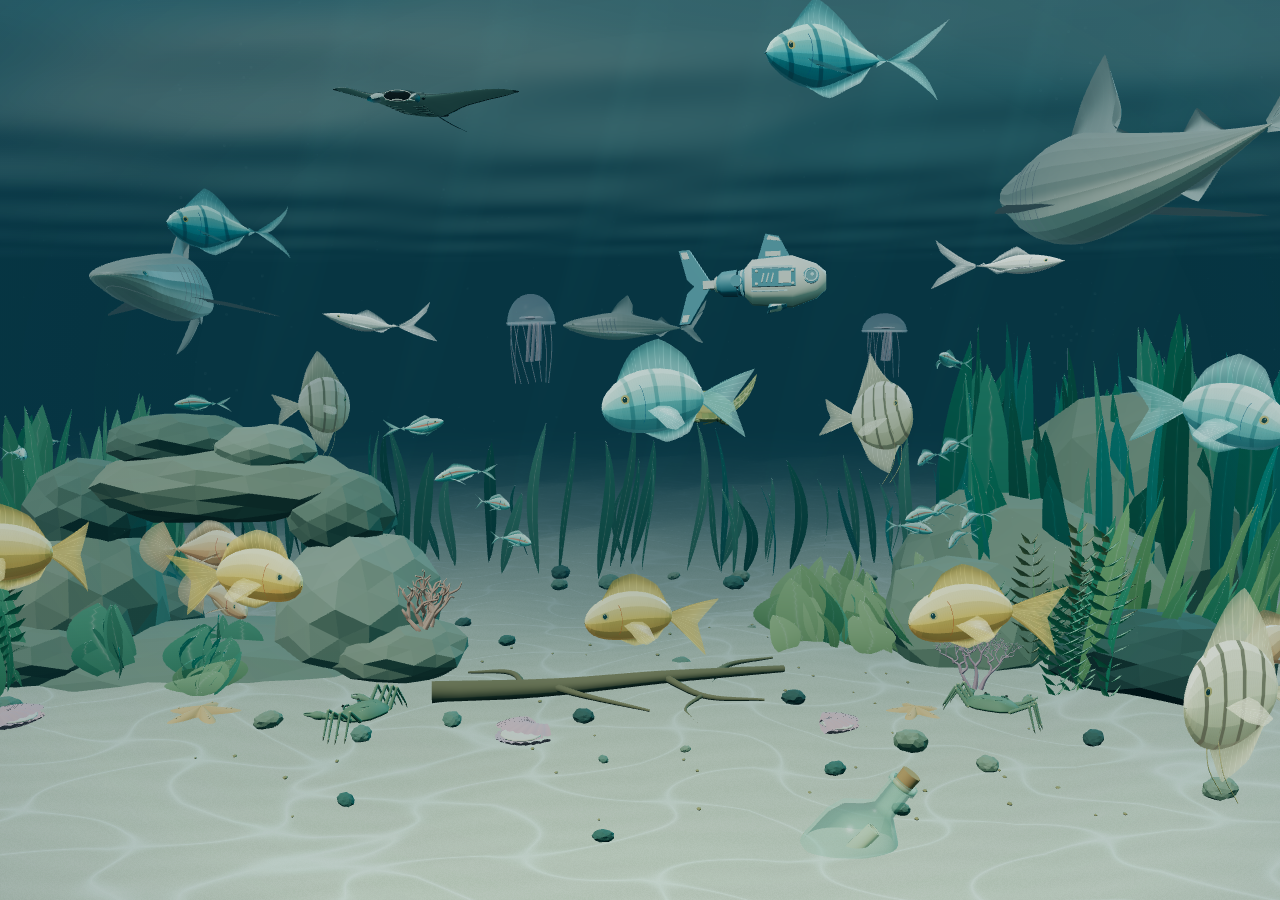
<file: index.html>
<!DOCTYPE html>
<html lang="zh-CN">
<head>
<meta charset="UTF-8"><meta name="viewport" content="width=device-width,initial-scale=1">
<meta name="theme-color" content="#061b24"><title>未来水族馆</title>
<link rel="stylesheet" href="style.css">
</head>
<body>
<main id="aquarium" aria-label="三维水族馆"></main>
<div class="vignette"></div>
<footer class="controls" aria-label="水族馆控制区域">
<nav class="toolbar" aria-label="水族馆控制">
<button id="pause" aria-label="暂停动画" aria-pressed="false"><svg viewBox="0 0 24 24"><path d="M8 5v14M16 5v14"/></svg></button>
<button id="theme" aria-label="切换光照氛围"><svg viewBox="0 0 24 24"><circle cx="12" cy="12" r="4"/><path d="M12 2v2M12 20v2M2 12h2M20 12h2M5 5l1.5 1.5M17.5 17.5 19 19M5 19l1.5-1.5M17.5 6.5 19 5"/></svg></button>
<button id="quality" aria-label="切换省电画质" aria-pressed="false"><svg viewBox="0 0 24 24"><path d="M19 4C8 3 3 9 6 16c7 3 13-2 13-12ZM4 21l10-11"/></svg></button>
<button id="field-guide" aria-label="打开生物图鉴" aria-haspopup="dialog" aria-expanded="false"><svg viewBox="0 0 24 24"><path d="M12 5c-3-2-6-2-9-1v15c3-1 6-1 9 1 3-2 6-2 9-1V4c-3-1-6-1-9 1ZM12 5v15M6 8h3M15 8h3"/></svg></button>
<button id="developer-tools" aria-label="打开开发者工具" aria-haspopup="dialog" aria-expanded="false"><svg viewBox="0 0 24 24"><path d="m8 7-5 5 5 5M16 7l5 5-5 5M14 4l-4 16"/></svg></button>
<button id="fullscreen" aria-label="全屏沉浸"><svg viewBox="0 0 24 24"><path d="M8 3H3v5M16 3h5v5M3 16v5h5M21 16v5h-5"/></svg></button>
</nav></footer>
<div id="toast" role="status" aria-live="polite"></div>
<div id="fps-display" aria-label="当前帧率" hidden>-- FPS</div>
<dialog id="developer-panel" aria-labelledby="developer-title">
<header class="developer-header"><h2 id="developer-title">开发者工具</h2><button id="close-developer" aria-label="关闭开发者工具">×</button></header>
<label class="developer-setting" for="show-fps"><span>显示帧率<small>在左上角显示 FPS，自动记住设置</small></span><input id="show-fps" type="checkbox" role="switch"></label>
</dialog>
<dialog id="catalog" aria-labelledby="catalog-title">
<section class="catalog-shell">
<header class="catalog-header"><div><span class="catalog-eyebrow">STILLWATER FIELD GUIDE</span><h1 id="catalog-title">水下居民图鉴</h1></div><button id="close-catalog" aria-label="关闭图鉴"><svg viewBox="0 0 24 24"><path d="m6 6 12 12M6 18 18 6"/></svg></button></header>
<div class="catalog-content"><section class="catalog-detail" aria-live="polite"><div class="catalog-preview" id="catalog-preview" aria-label="可拖动旋转的生物模型"><span class="preview-hint">拖动，看看它的另一面</span></div><div class="catalog-copy"><p class="catalog-family" id="species-family"></p><h2 id="species-name"></h2><p class="species-subtitle" id="species-subtitle"></p><p id="species-description"></p><div class="species-features" id="species-features"></div><dl class="species-attributes" id="species-attributes" aria-label="生物属性，五级相对等级"></dl><p class="species-habitat" id="species-habitat"></p><p class="species-diet" id="species-diet"></p><p class="species-behavior" id="species-behavior"></p></div></section><nav class="species-list" id="species-list" aria-label="选择图鉴生物"></nav></div>
<footer class="catalog-footer">未来水族馆水下居民 · 共十五种<span id="species-count"></span></footer>
</section></dialog>
<div id="loading" role="status" aria-label="正在加载水族馆"><span class="loader-orbit"></span></div>
<script src="vendor/three.min.js"></script><script src="fish-species.js"></script><script src="fish-motion.js"></script><script src="crab-rig.js"></script><script src="turtle.js"></script><script src="manta.js"></script><script src="robot-fish.js"></script><script src="reef-life.js"></script><script src="aquarium.js"></script>
</body></html>
</file>
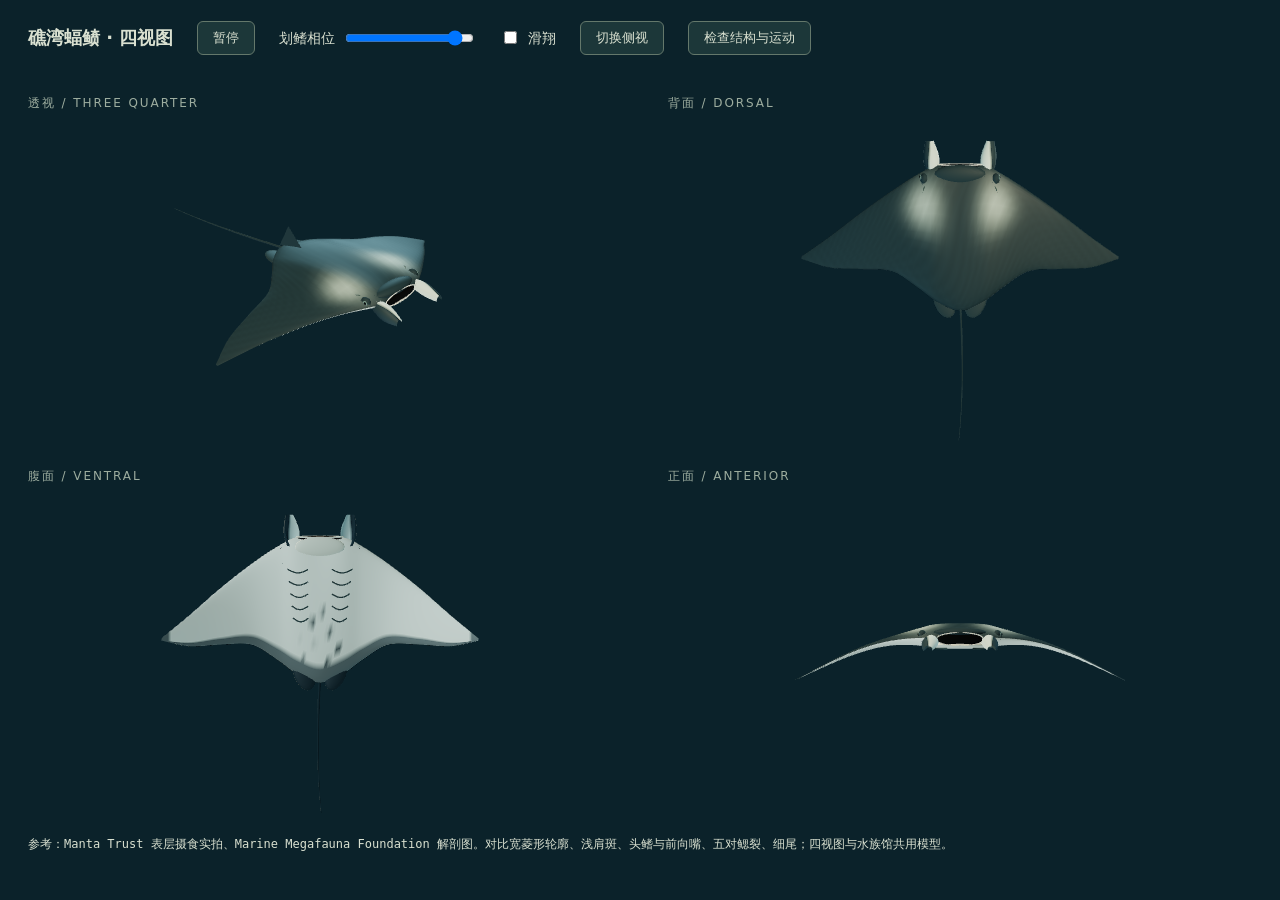
<file: tests/manta.html>
<!doctype html>
<html lang="zh-CN">
<meta charset="utf-8"><meta name="viewport" content="width=device-width,initial-scale=1">
<title>未来水族馆 · 海龟模型检查</title>
<style>*{box-sizing:border-box}body{margin:0;background:#0b222a;color:#d9e0d0;font:14px/1.6 system-ui}header{height:76px;padding:16px 28px;display:flex;align-items:center;gap:24px}h1{font-size:18px;margin:0}button{border:1px solid #64786b;background:#1c3739;color:inherit;padding:7px 15px;border-radius:6px;cursor:pointer}label{display:flex;align-items:center;gap:8px}#views{height:calc(100vh - 155px);position:relative;min-height:550px}canvas{display:block;width:100%;height:100%}.view-label{position:absolute;top:0;left:0;pointer-events:none;color:#9dad9f;letter-spacing:.16em;font-size:12px;padding:18px 28px}.view-label:nth-of-type(2){left:50%}.view-label:nth-of-type(3){top:50%}.view-label:nth-of-type(4){left:50%;top:50%}#result{margin:14px 28px;white-space:pre-wrap;font-size:12px}</style>
<header><h1>礁湾蝠鲼 · 四视图</h1><button id="pause">暂停</button><label>划鳍相位 <input id="phase" type="range" min="0" max="3.8" step=".01" value="0"></label><label><input type="checkbox" id="glide">滑翔</label><button id="side">切换侧视</button><button id="check">检查结构与运动</button></header>
<div id="views"><span class="view-label">透视 / THREE QUARTER</span><span class="view-label">背面 / DORSAL</span><span class="view-label">腹面 / VENTRAL</span><span class="view-label">正面 / ANTERIOR</span></div><pre id="result">加载中…</pre>
<script src="../vendor/three.min.js"></script><script src="../manta.js"></script><script src="manta-tests.js"></script>
<script>
const T=THREE,host=document.querySelector('#views'),renderer=new T.WebGLRenderer({antialias:true,preserveDrawingBuffer:true});renderer.setPixelRatio(Math.min(devicePixelRatio,1.5));renderer.outputColorSpace=T.SRGBColorSpace;renderer.toneMapping=T.ACESFilmicToneMapping;renderer.toneMappingExposure=1.05;renderer.setScissorTest(true);host.prepend(renderer.domElement);
const scene=new T.Scene();scene.background=new T.Color('#0b222a');scene.add(new T.HemisphereLight(0xe3eddf,0x35494a,2));const sun=new T.DirectionalLight(0xffe9c2,2.5);sun.position.set(2,5,3);scene.add(sun);const fill=new T.DirectionalLight(0xd9eeef,2.2);fill.position.set(1,-4,3);scene.add(fill);const rim=new T.DirectionalLight(0x8cbdcb,1.5);rim.position.set(-3,1,-4);scene.add(rim);
const model=AQUARIUM_MANTA.createModel();scene.add(model);let time=0,paused=false;const cameras=[[2.6,2.7,3.8],[0,4,0],[0,-4,0],[4,.12,0]].map((p,i)=>{const c=new T.OrthographicCamera(-1.4,1.4,1.1,-1.1,.01,20);c.position.fromArray(p);if(i===1||i===2)c.up.set(1,0,0);c.lookAt(-.45,0,0);return c;});
function render(){const w=host.clientWidth,h=host.clientHeight;renderer.setSize(w,h,false);for(let i=0;i<4;i++){const x=(i%2)*w/2,y=i<2?h/2:0,c=cameras[i];const hh=i===1||i===2?2.35:2.25;c.left=-hh*w/h;c.right=hh*w/h;c.top=hh;c.bottom=-hh;c.updateProjectionMatrix();renderer.setViewport(x,y,w/2,h/2);renderer.setScissor(x,y,w/2,h/2);renderer.render(scene,c);}}
let sideView=false;document.querySelector('#side').onclick=()=>{sideView=!sideView;cameras[3].position.set(sideView?0:4,.12,sideView?4:0);cameras[3].lookAt(-.45,0,0);host.querySelectorAll('.view-label')[3].textContent=sideView?'侧面 / LATERAL':'正面 / ANTERIOR';render();};
const phase=document.querySelector('#phase');document.querySelector('#pause').onclick=()=>{paused=!paused;document.querySelector('#pause').textContent=paused?'继续':'暂停';};phase.oninput=()=>{paused=true;document.querySelector('#pause').textContent='继续';time=+phase.value;};
let last=performance.now();function frame(now){if(!paused)time+=(now-last)/1000;last=now;AQUARIUM_MANTA.animate(model,time,document.querySelector('#glide').checked?1:0);phase.value=time%3.8;render();requestAnimationFrame(frame);}requestAnimationFrame(frame);
window.mantaReview={model,renderer,scene,cameras,setTime(t,glide=0){paused=true;time=t;AQUARIUM_MANTA.animate(model,t,glide);render();},render};
document.querySelector('#check').onclick=()=>{const r=runMantaTests();document.querySelector('#result').textContent=r.rows.map(r=>(r.pass?'通过':'失败')+' · '+r.name+(r.detail?'：'+r.detail:'')).join('\n');window.mantaTestResult=r;};document.querySelector('#result').textContent='参考：Manta Trust 表层摄食实拍、Marine Megafauna Foundation 解剖图。对比宽菱形轮廓、浅肩斑、头鳍与前向嘴、五对鳃裂、细尾；四视图与水族馆共用模型。';
</script>
</html>
</file>
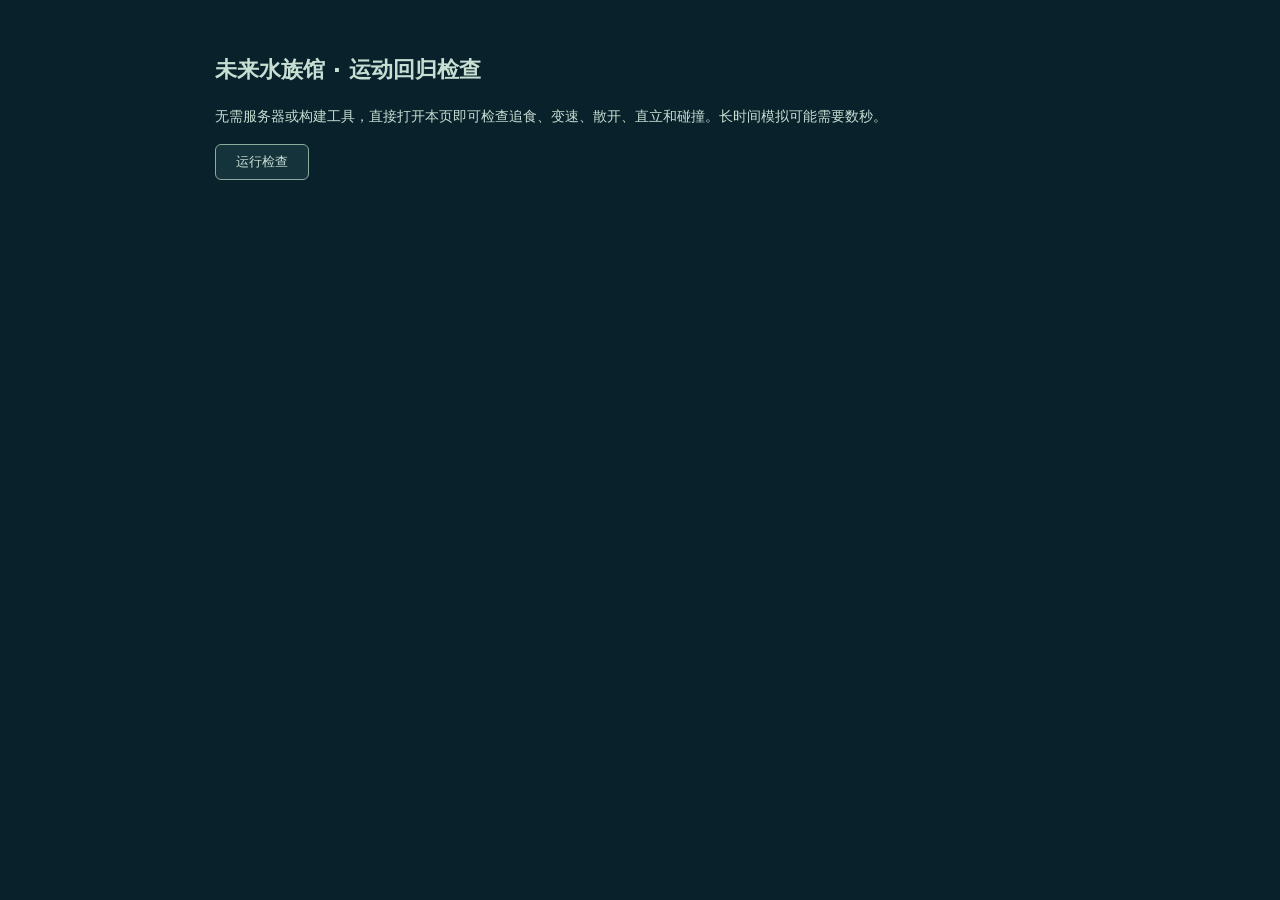
<file: tests/motion.html>
<!DOCTYPE html><html lang="zh-CN"><meta charset="UTF-8"><meta name="viewport" content="width=device-width,initial-scale=1"><title>未来水族馆 · 运动回归检查</title><style>body{max-width:850px;margin:50px auto;padding:0 24px;background:#09212b;color:#c7ded3;font:14px/1.8 system-ui}h1{font-size:22px}button{padding:8px 20px;border:1px solid #8eaa9c;border-radius:6px;background:#15333b;color:inherit;cursor:pointer}li{padding:10px 0;border-bottom:1px solid #b5ccb41c}.fail{color:#f1a88d}pre{font-size:11px;white-space:pre-wrap;color:#89aba5}</style><h1>未来水族馆 · 运动回归检查</h1><p>无需服务器或构建工具，直接打开本页即可检查追食、变速、散开、直立和碰撞。长时间模拟可能需要数秒。</p><button id="run">运行检查</button><p id="summary" role="status"></p><ol id="results"></ol><script src="../vendor/three.min.js"></script><script src="../fish-species.js"></script><script src="../fish-motion.js"></script><script src="../crab-rig.js"></script><script src="../turtle.js"></script><script src="../manta.js"></script><script src="../robot-fish.js"></script><script src="../reef-life.js"></script><script src="motion-tests.js"></script><script>document.querySelector('#run').onclick=async()=>{const button=document.querySelector('#run'),list=document.querySelector('#results'),summary=document.querySelector('#summary');button.disabled=true;list.replaceChildren();summary.textContent='检查中…';const result=await runMotionTests(row=>{const li=document.createElement('li');li.className=row.pass?'':'fail';li.textContent=(row.pass?'通过 · ':'失败 · ')+row.name;if(row.detail){const pre=document.createElement('pre');pre.textContent=typeof row.detail==='string'?row.detail:JSON.stringify(row.detail,null,2);li.append(pre);}list.append(li);});summary.textContent=`${result.passed} 项通过，${result.failed} 项失败`;window.motionTestResult=result;button.disabled=false;};</script></html>
</file>
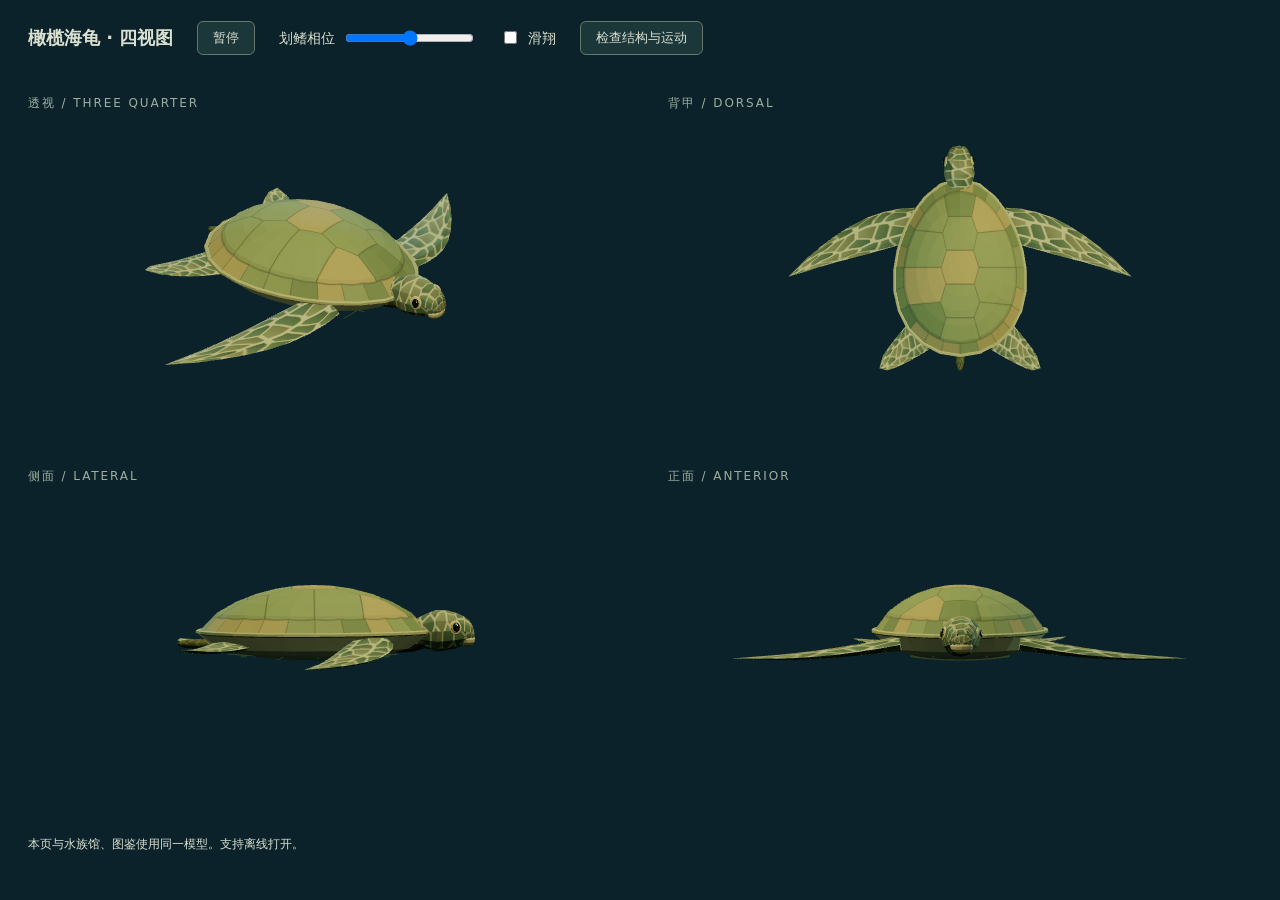
<file: tests/turtle.html>
<!doctype html>
<html lang="zh-CN">
<meta charset="utf-8"><meta name="viewport" content="width=device-width,initial-scale=1">
<title>未来水族馆 · 海龟模型检查</title>
<style>*{box-sizing:border-box}body{margin:0;background:#0b222a;color:#d9e0d0;font:14px/1.6 system-ui}header{height:76px;padding:16px 28px;display:flex;align-items:center;gap:24px}h1{font-size:18px;margin:0}button{border:1px solid #64786b;background:#1c3739;color:inherit;padding:7px 15px;border-radius:6px;cursor:pointer}label{display:flex;align-items:center;gap:8px}#views{height:calc(100vh - 155px);position:relative;min-height:550px}canvas{display:block;width:100%;height:100%}.view-label{position:absolute;top:0;left:0;pointer-events:none;color:#9dad9f;letter-spacing:.16em;font-size:12px;padding:18px 28px}.view-label:nth-of-type(2){left:50%}.view-label:nth-of-type(3){top:50%}.view-label:nth-of-type(4){left:50%;top:50%}#result{margin:14px 28px;white-space:pre-wrap;font-size:12px}</style>
<header><h1>橄榄海龟 · 四视图</h1><button id="pause">暂停</button><label>划鳍相位 <input id="phase" type="range" min="0" max="4.6" step=".01" value="0"></label><label><input type="checkbox" id="glide">滑翔</label><button id="check">检查结构与运动</button></header>
<div id="views"><span class="view-label">透视 / THREE QUARTER</span><span class="view-label">背甲 / DORSAL</span><span class="view-label">侧面 / LATERAL</span><span class="view-label">正面 / ANTERIOR</span></div><pre id="result">加载中…</pre>
<script src="../vendor/three.min.js"></script><script src="../turtle.js"></script><script src="turtle-tests.js"></script>
<script>
const T=THREE,host=document.querySelector('#views'),renderer=new T.WebGLRenderer({antialias:true,preserveDrawingBuffer:true});renderer.setPixelRatio(Math.min(devicePixelRatio,1.5));renderer.outputColorSpace=T.SRGBColorSpace;renderer.toneMapping=T.ACESFilmicToneMapping;renderer.toneMappingExposure=1.05;renderer.setScissorTest(true);host.prepend(renderer.domElement);
const scene=new T.Scene();scene.background=new T.Color('#0b222a');scene.add(new T.HemisphereLight(0xe3eddf,0x35494a,2));const sun=new T.DirectionalLight(0xffe9c2,2.5);sun.position.set(2,5,3);scene.add(sun);const rim=new T.DirectionalLight(0x8cbdcb,1.5);rim.position.set(-3,1,-4);scene.add(rim);
const model=AQUARIUM_TURTLE.createModel();scene.add(model);let time=0,paused=false;const cameras=[[1.7,1.5,2.1],[0,3,0],[0,.15,3],[3,.15,0]].map((p,i)=>{const c=new T.OrthographicCamera(-1.4,1.4,1.1,-1.1,.01,20);c.position.fromArray(p);if(i===1)c.up.set(1,0,0);c.lookAt(.03,.01,0);return c;});
function render(){const w=host.clientWidth,h=host.clientHeight;renderer.setSize(w,h,false);for(let i=0;i<4;i++){const x=(i%2)*w/2,y=i<2?h/2:0,c=cameras[i];const hh=i===1?1.24:.94;c.left=-hh*w/h;c.right=hh*w/h;c.top=hh;c.bottom=-hh;c.updateProjectionMatrix();renderer.setViewport(x,y,w/2,h/2);renderer.setScissor(x,y,w/2,h/2);renderer.render(scene,c);}}
const phase=document.querySelector('#phase');document.querySelector('#pause').onclick=()=>{paused=!paused;document.querySelector('#pause').textContent=paused?'继续':'暂停';};phase.oninput=()=>{paused=true;document.querySelector('#pause').textContent='继续';time=+phase.value;};
let last=performance.now();function frame(now){if(!paused)time+=(now-last)/1000;last=now;AQUARIUM_TURTLE.animate(model,time,document.querySelector('#glide').checked?1:0);phase.value=time%4.6;render();requestAnimationFrame(frame);}requestAnimationFrame(frame);
window.turtleReview={model,renderer,scene,cameras,setTime(t,glide=0){paused=true;time=t;AQUARIUM_TURTLE.animate(model,t,glide);render();},render};
document.querySelector('#check').onclick=()=>{const r=runTurtleTests();document.querySelector('#result').textContent=r.rows.map(r=>(r.pass?'通过':'失败')+' · '+r.name+(r.detail?'：'+r.detail:'')).join('\n');window.turtleTestResult=r;};document.querySelector('#result').textContent='本页与水族馆、图鉴使用同一模型。支持离线打开。';
</script>
</html>
</file>
<file: style.css>
:root{color-scheme:dark}*{box-sizing:border-box}body{margin:0;background:#061b24;overflow:hidden}#aquarium,canvas,.vignette{position:fixed;inset:0;width:100%;height:100%}canvas{display:block;touch-action:none}.vignette{pointer-events:none;background:radial-gradient(ellipse at 55% 44%,transparent 50%,#0735620c 80%,#06274624 100%)}.controls{pointer-events:none;position:fixed;bottom:0;left:50%;transform:translateX(-50%);width:min(400px,100%);height:104px;display:flex;align-items:flex-end;justify-content:center;padding:0 18px 24px}.toolbar{display:flex;gap:4px;padding:7px;border:1px solid #a0c0bb25;border-radius:13px;background:#06232d8c;backdrop-filter:blur(18px);box-shadow:0 8px 32px #000d1325;opacity:0;transform:translateY(9px);transition:opacity .3s,transform .3s;pointer-events:none}.controls.hovering .toolbar,.controls:hover .toolbar,.controls:has(button:focus-visible) .toolbar,.controls.revealed .toolbar{opacity:1;transform:translateY(0);pointer-events:auto}.hidden-ui .controls{visibility:hidden}.toolbar button{border:0;background:transparent;width:43px;height:43px;display:grid;place-items:center;border-radius:8px;color:#b4cfcc;cursor:pointer;-webkit-tap-highlight-color:transparent;transition:background .2s,color .2s}.toolbar button:hover,.toolbar button[aria-pressed=true]{background:#a0c5b41c;color:#edf5dd}.toolbar button:focus-visible{outline:2px solid #cee6b5;outline-offset:2px}.toolbar svg{width:19px;height:19px;fill:none;stroke:currentColor;stroke-width:1.3;stroke-linecap:round;stroke-linejoin:round}#loading{position:fixed;inset:0;display:grid;place-items:center;background:#061b24;transition:opacity .8s;z-index:10}.loader-orbit{width:42px;height:42px;border:1px solid #92b5ad22;border-top-color:#b8d2b5;border-radius:50%;animation:orbit 2s linear infinite}#loading.failed .loader-orbit{border-color:#ba887477;animation:none}@keyframes orbit{to{transform:rotate(360deg)}}@media(hover:none){.controls:hover .toolbar{opacity:0;pointer-events:none}.controls.revealed .toolbar,.controls:has(button:focus-visible) .toolbar{opacity:1;pointer-events:auto}}@media(prefers-reduced-motion:reduce){.toolbar{transition:none}}
/* The field guide is an opt-in overlay; the aquarium stays free of permanent text. */
#catalog{width:min(960px,calc(100vw - 48px));max-height:calc(100dvh - 48px);padding:0;border:1px solid #90b8ad38;border-radius:20px;background:#09212bea;color:#deebe4;box-shadow:0 25px 120px #000b1880;font-family:"PingFang SC","Microsoft YaHei",sans-serif;overflow:hidden;display:flex;flex-direction:column}#catalog:not([open]){display:none}#catalog::backdrop{background:#010e19ad;backdrop-filter:blur(5px)}#catalog[open]{animation:guide-enter .25s ease-out}.catalog-header{position:sticky;top:0;z-index:3;background:#09212bf5;display:flex;align-items:center;justify-content:space-between;padding:27px 32px 23px;border-bottom:1px solid #96b7ad20}.catalog-eyebrow{font:9px Arial,sans-serif;letter-spacing:3px;color:#7fa8a4}.catalog-header h1{font-family:"Songti SC",serif;font-size:25px;font-weight:400;letter-spacing:4px;margin:10px 0 0}.catalog-header button{width:36px;height:36px;border:0;border-radius:50%;display:grid;place-items:center;cursor:pointer;color:#acc9c4;background:#c3e0c008}.catalog-header button:hover{background:#c3e0c018}.catalog-header svg{width:20px;height:20px;fill:none;stroke:currentColor;stroke-width:1.3}.catalog-shell{display:flex;flex-direction:column;flex:1;min-height:0}.catalog-header,.catalog-footer{flex-shrink:0}.catalog-content{display:grid;grid-template-columns:minmax(0,1fr) 270px;grid-template-rows:minmax(0,1fr);flex:1;min-height:0}.catalog-detail{min-width:0;overflow-y:auto;min-height:0}.catalog-preview{position:relative;height:270px;overflow:hidden;background:radial-gradient(ellipse at 50% 57%,#22545a55,transparent 68%);cursor:grab}.catalog-preview:active{cursor:grabbing}.catalog-preview canvas{position:absolute;inset:0;display:block;width:100%;height:100%;touch-action:none}.preview-hint{position:absolute;bottom:8px;left:0;right:0;text-align:center;font-size:10px;letter-spacing:2px;color:#779f9e;z-index:1;pointer-events:none}.catalog-copy{padding:14px 32px 25px}.catalog-family{font-size:10px;letter-spacing:3px;color:#8baea6;margin:0 0 9px}.catalog-copy h2{font:400 29px "Songti SC",serif;letter-spacing:4px;margin:0 0 10px}.species-subtitle{font-size:11px;letter-spacing:2px;color:#a6c2b6;margin:0 0 20px}#species-description{font-size:12px;line-height:2.1;letter-spacing:1px;color:#a2bcba;margin:0 0 18px}.species-features{display:flex;flex-wrap:wrap;gap:7px}.species-features span{border:1px solid #9abeac2a;padding:6px 10px;border-radius:20px;font-size:10px;letter-spacing:1px;color:#b9cdbd}.species-behavior{font-size:11px;line-height:1.9;color:#81a7a5;margin:19px 0 0}.species-list{padding:17px 14px;display:flex;flex-direction:column;gap:7px;border-left:1px solid #96b7ad20;background:#031c261a;overflow-y:auto;min-height:0}.species-option{position:relative;display:flex;align-items:center;text-align:left;gap:10px;min-height:74px;padding:6px 9px;border:1px solid transparent;border-radius:11px;background:transparent;color:#b4c9c3;cursor:pointer;flex:1;font:inherit}.species-option:hover{background:#b1d2ba08}.species-option[aria-current=true]{background:#abc9af0c;border-color:#b4cda94d;color:#e1ead9}.species-option img{width:86px;height:51px;object-fit:contain;flex-shrink:0;pointer-events:none}.species-option strong{display:block;font-size:12px;letter-spacing:1px;font-weight:400}.species-option small{display:block;font-size:9px;letter-spacing:1px;color:#789f9b;margin-top:7px}.catalog-footer{display:flex;justify-content:space-between;gap:12px;border-top:1px solid #96b7ad20;padding:15px 32px;font-size:10px;letter-spacing:1px;color:#739995}.catalog-header button:focus-visible,.species-option:focus-visible{outline:2px solid #c5dbb4;outline-offset:2px}@keyframes guide-enter{from{opacity:0;transform:translateY(8px)}to{opacity:1;transform:translateY(0)}}@media(max-width:650px){#catalog{width:calc(100vw - 24px);max-height:calc(100dvh - 24px);border-radius:15px;overflow:auto}.catalog-detail,.species-list{overflow:visible;min-height:0}.catalog-header{padding:19px 22px}.catalog-header h1{font-size:22px}.catalog-content{grid-template-columns:1fr}.catalog-preview{height:220px}.catalog-copy{padding:13px 22px 20px}.catalog-copy h2{font-size:26px}#species-description{font-size:11px;margin-bottom:14px}.species-list{display:grid;grid-template-columns:1fr 1fr;gap:5px;border-left:0;border-top:1px solid #96b7ad20;padding:10px}.species-option{min-height:65px;padding:6px 3px;gap:4px}.species-option img{width:64px;height:42px}.species-option strong{font-size:11px}.species-option small{font-size:8px}.catalog-footer{padding:13px 21px;flex-wrap:wrap;font-size:9px}.toolbar button{width:40px}}

.species-attributes{display:grid;grid-template-columns:repeat(5,minmax(0,1fr));gap:14px;margin:21px 0 0;padding:17px 0 2px;border-top:1px solid #96b7ad20}.species-attributes>div{min-width:0}.species-attributes dt{font-size:10px;letter-spacing:2px;color:#81a7a5;margin-bottom:8px}.species-attributes dd{margin:0;color:#cfddd0;font-size:12px}.attribute-meter{display:flex;gap:3px;margin-top:10px}.attribute-meter i{flex:1;max-width:16px;height:3px;border-radius:2px;background:#8cafa322}.attribute-meter .filled{background:#aac8ad}.species-attributes [data-attribute=danger] .filled{background:#d5b58f}@media(max-width:650px){.species-attributes{grid-template-columns:repeat(3,minmax(0,1fr));gap:18px 16px;padding-top:15px;margin-top:18px}.attribute-meter{margin-top:8px}}

.species-habitat,.species-diet{font-size:12px;line-height:1.7;color:#a6c4b8;margin:8px 0}
#toast{position:fixed;top:26px;left:50%;transform:translate(-50%,-8px);padding:9px 20px;border:1px solid #a0c0bb25;border-radius:20px;background:#06232dd9;backdrop-filter:blur(14px);color:#d7e8df;font-size:12px;letter-spacing:2px;opacity:0;pointer-events:none;transition:opacity .25s,transform .25s;z-index:20}#toast.show{opacity:1;transform:translate(-50%,0)}

/* Opt-in developer controls follow the aquarium's quiet glass palette. */
#fps-display{position:fixed;top:18px;left:18px;z-index:5;padding:7px 10px;border:1px solid #a0c0bb25;border-radius:8px;background:#06232db3;color:#c2d9d2;font:12px/1.4 ui-monospace,SFMono-Regular,Consolas,monospace;font-variant-numeric:tabular-nums;backdrop-filter:blur(12px);pointer-events:none}
#developer-panel{position:fixed;inset:auto 0 96px;margin:0 auto;width:min(340px,calc(100vw - 32px));padding:22px;border:1px solid #90b8ad38;border-radius:16px;background:#09212bf5;color:#deebe4;box-shadow:0 16px 60px #000b1840;font-family:"PingFang SC","Microsoft YaHei",sans-serif}
#developer-panel::backdrop{background:#010e1933}.developer-header{display:flex;align-items:center;justify-content:space-between;gap:20px;margin-bottom:22px}.developer-header h2{margin:0;font-size:16px;font-weight:500;letter-spacing:2px}.developer-header button{width:30px;height:30px;border:0;border-radius:50%;background:#c3e0c008;color:#acc9c4;font:22px/1 sans-serif;cursor:pointer}.developer-header button:hover{background:#c3e0c018}.developer-setting{display:flex;align-items:center;justify-content:space-between;gap:20px;cursor:pointer;font-size:13px}.developer-setting small{display:block;margin-top:8px;font-size:10px;line-height:1.6;color:#81a7a5}.developer-setting input{width:19px;height:19px;flex-shrink:0;accent-color:#9bbfb6;cursor:pointer}.developer-header button:focus-visible,.developer-setting input:focus-visible{outline:2px solid #cee6b5;outline-offset:3px}
</file>
